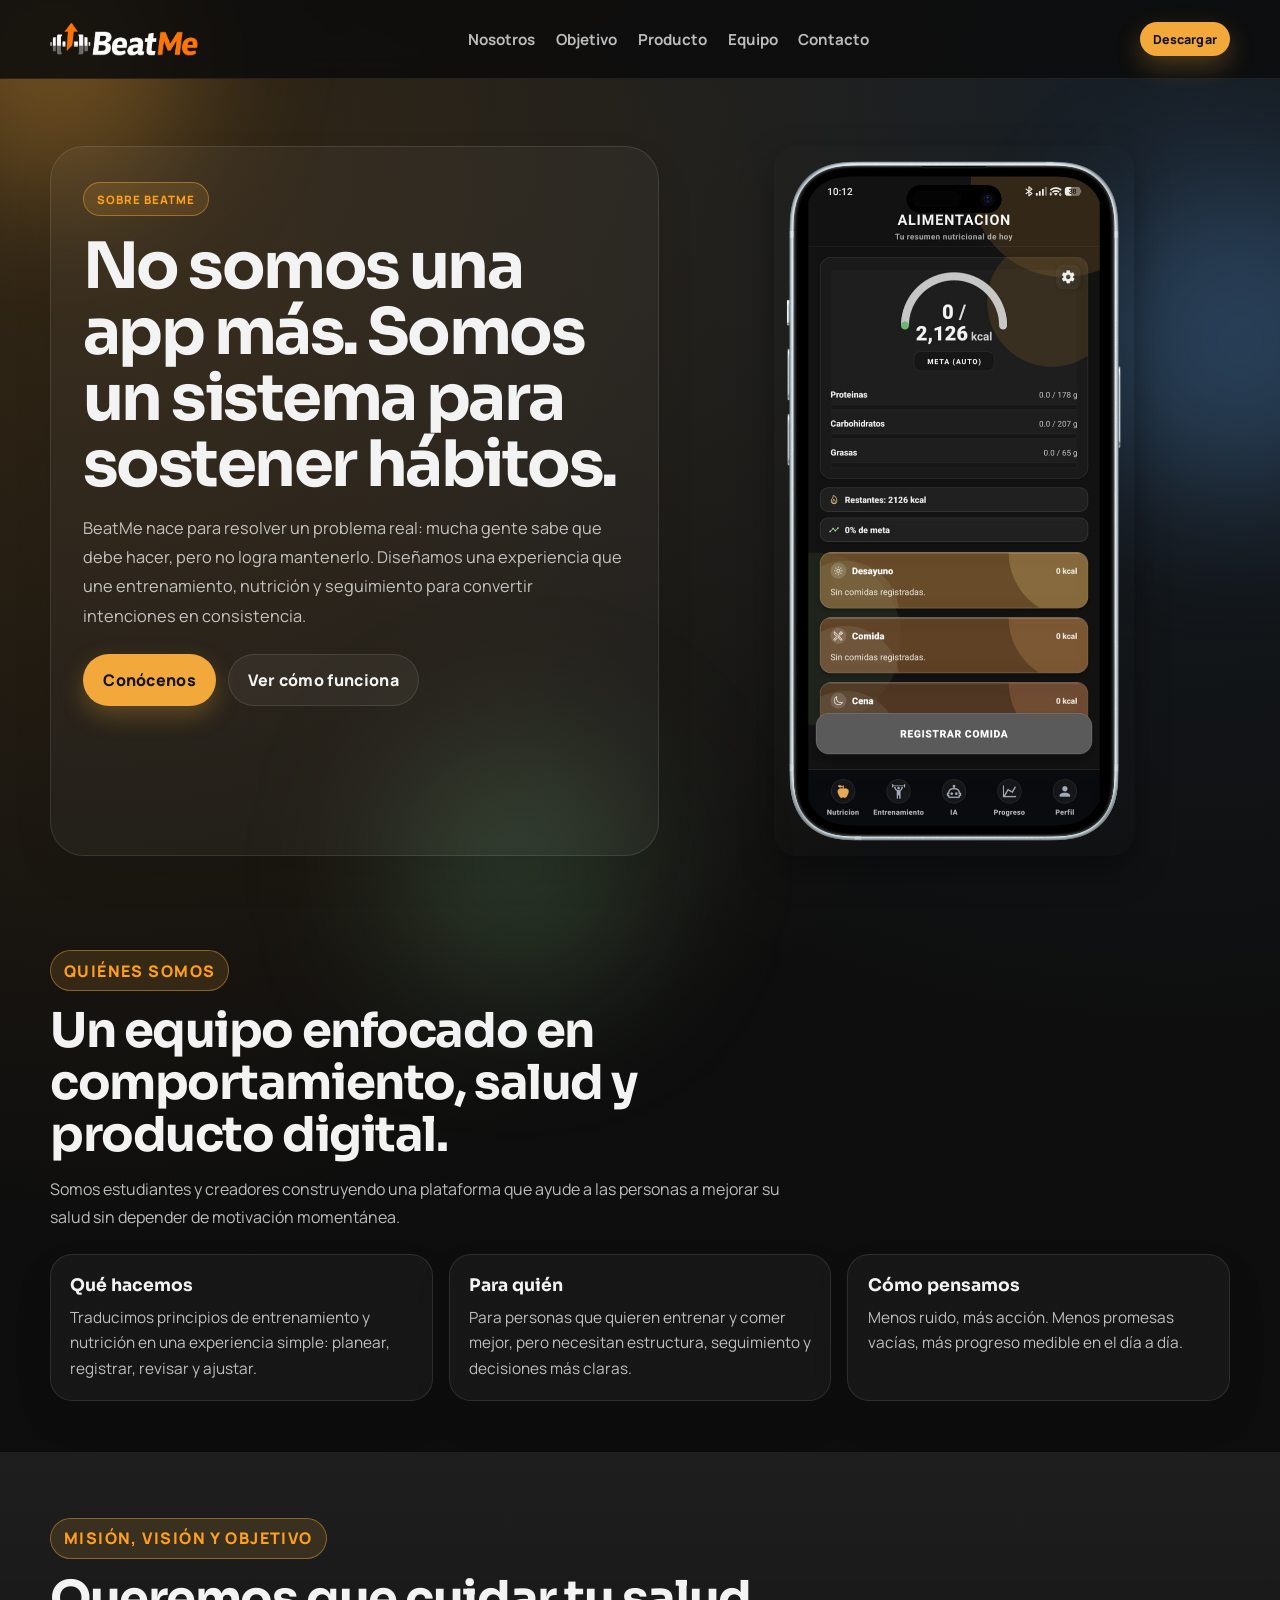
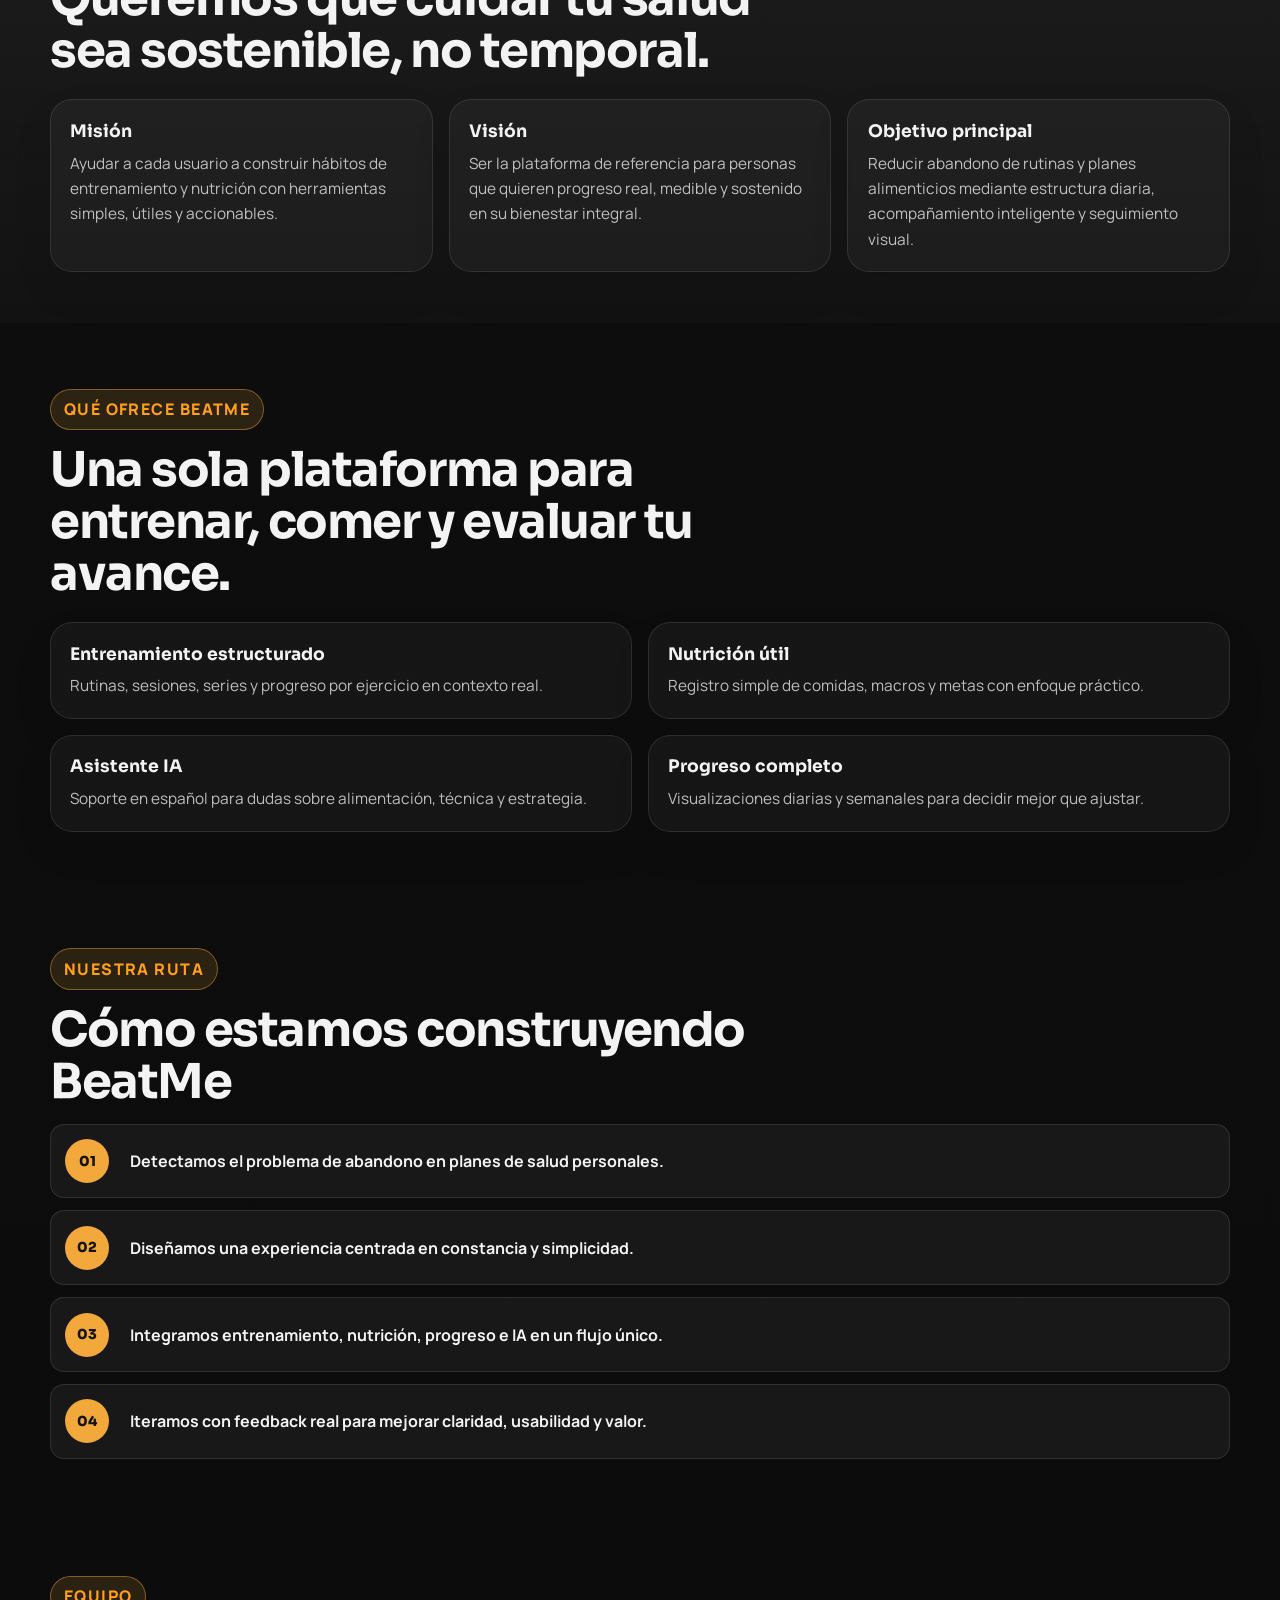
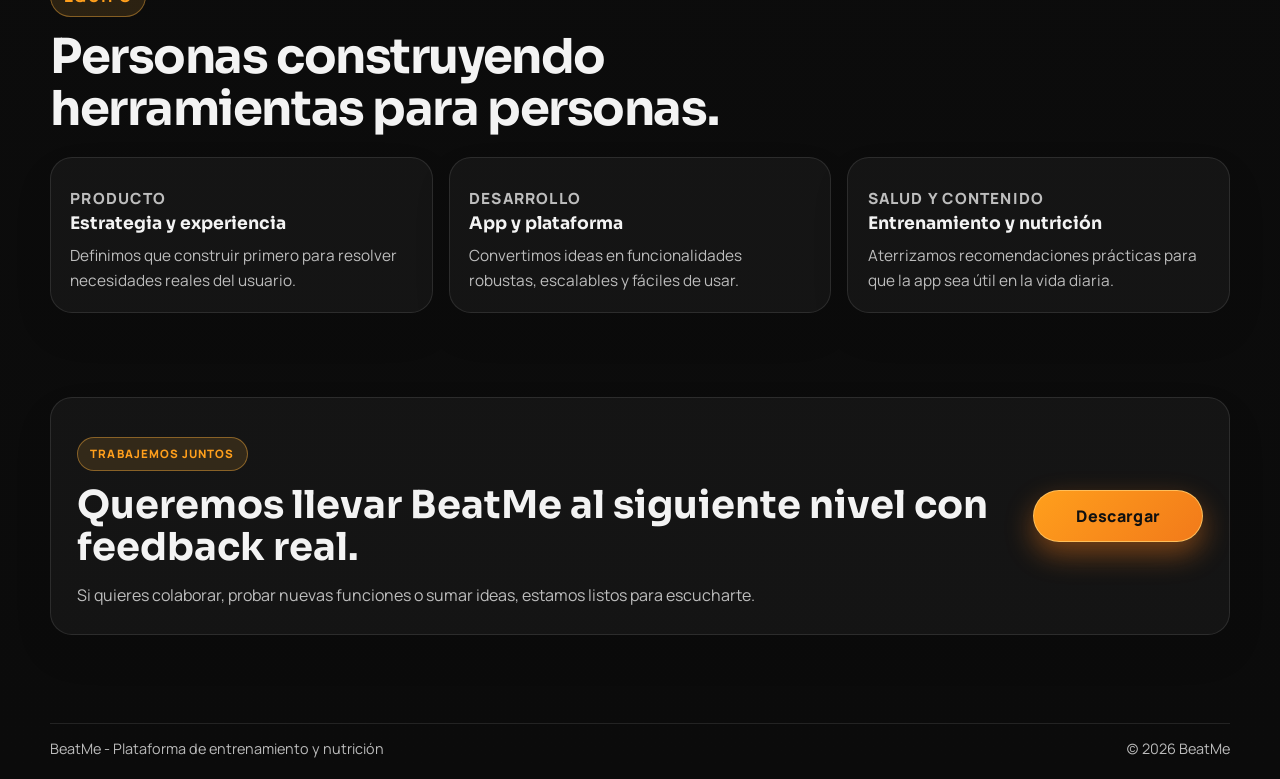
<file: index.html>
<!doctype html>
<html lang="es">

<head>
  <meta charset="UTF-8" />
  <meta name="viewport" content="width=device-width, initial-scale=1.0" />
  <title>BeatMe | Somos una plataforma para construir constancia</title>
  <meta name="description"
    content="Conoce BeatMe: quiénes somos, por qué existimos, cuál es nuestro objetivo y cómo ayudamos a las personas a construir hábitos de entrenamiento y nutrición." />
  <link rel="preconnect" href="https://fonts.googleapis.com" />
  <link rel="preconnect" href="https://fonts.gstatic.com" crossorigin />
  <link
    href="https://fonts.googleapis.com/css2?family=Manrope:wght@400;500;600;700;800&family=Sora:wght@500;700;800&display=swap"
    rel="stylesheet" />
  <link rel="stylesheet" href="./styles.css" />
</head>

<body>
  <div class="bg-shape shape-a" aria-hidden="true"></div>
  <div class="bg-shape shape-b" aria-hidden="true"></div>
  <div class="bg-shape shape-c" aria-hidden="true"></div>

  <header class="site-header">
    <div class="container nav">
      <a href="#inicio" class="brand" aria-label="Ir al inicio">
        <img src="./logo.png" alt="BeatMe" class="brand-logo" />
      </a>

      <nav class="nav-links" aria-label="Navegación principal">
        <a href="#nosotros">Nosotros</a>
        <a href="#objetivo">Objetivo</a>
        <a href="#producto">Producto</a>
        <a href="#equipo">Equipo</a>
        <a href="#contacto">Contacto</a>
      </nav>

      <a href="https://drive.google.com/drive/folders/1-KCzmcYZMnvmwkL-e8w81SogEE97OgYb?hl=es" target="_blank"
        class="btn btn-primary btn-sm nav-cta">Descargar
      </a>
    </div>
  </header>

  <main id="inicio">
    <section class="hero">
      <div class="container hero-grid">
        <div class="hero-copy reveal">
          <p class="eyebrow">SOBRE BEATME</p>
          <h1>No somos una app más. Somos un sistema para sostener hábitos.</h1>
          <p class="hero-text">
            BeatMe nace para resolver un problema real: mucha gente sabe que debe
            hacer, pero no logra mantenerlo. Diseñamos una experiencia que une
            entrenamiento, nutrición y seguimiento para convertir intenciones en
            consistencia.
          </p>
          <div class="hero-actions">
            <a href="#nosotros" class="btn btn-primary">Conócenos</a>
            <a href="#producto" class="btn btn-secondary">Ver cómo funciona</a>
          </div>
        </div>

        <article class="hero-image-card reveal" aria-label="Imagen destacada">
          <img src="./1.png" alt="Comida saludable representando el enfoque de BeatMe" class="hero-image" />
        </article>
      </div>
    </section>

    <section id="nosotros" class="section">
      <div class="container">
        <div class="section-head reveal">
          <p class="section-tag">QUIÉNES SOMOS</p>
          <h2>Un equipo enfocado en comportamiento, salud y producto digital.</h2>
          <p>
            Somos estudiantes y creadores construyendo una plataforma que ayude
            a las personas a mejorar su salud sin depender de motivación
            momentánea.
          </p>
        </div>

        <div class="who-grid">
          <article class="panel reveal">
            <h3>Qué hacemos</h3>
            <p>
              Traducimos principios de entrenamiento y nutrición en una
              experiencia simple: planear, registrar, revisar y ajustar.
            </p>
          </article>
          <article class="panel reveal">
            <h3>Para quién</h3>
            <p>
              Para personas que quieren entrenar y comer mejor, pero necesitan
              estructura, seguimiento y decisiones más claras.
            </p>
          </article>
          <article class="panel reveal">
            <h3>Cómo pensamos</h3>
            <p>
              Menos ruido, más acción. Menos promesas vacías, más progreso medible
              en el día a día.
            </p>
          </article>
        </div>
      </div>
    </section>

    <section id="objetivo" class="section section-accent">
      <div class="container">
        <div class="section-head reveal">
          <p class="section-tag">MISIÓN, VISIÓN Y OBJETIVO</p>
          <h2>Queremos que cuidar tu salud sea sostenible, no temporal.</h2>
        </div>

        <div class="mvo-grid">
          <article class="mvo-card reveal">
            <h3>Misión</h3>
            <p>
              Ayudar a cada usuario a construir hábitos de entrenamiento y
              nutrición con herramientas simples, útiles y accionables.
            </p>
          </article>
          <article class="mvo-card reveal">
            <h3>Visión</h3>
            <p>
              Ser la plataforma de referencia para personas que quieren progreso
              real, medible y sostenido en su bienestar integral.
            </p>
          </article>
          <article class="mvo-card reveal">
            <h3>Objetivo principal</h3>
            <p>
              Reducir abandono de rutinas y planes alimenticios mediante
              estructura diaria, acompañamiento inteligente y seguimiento visual.
            </p>
          </article>
        </div>
      </div>
    </section>

    <section id="producto" class="section">
      <div class="container">
        <div class="section-head reveal">
          <p class="section-tag">QUÉ OFRECE BEATME</p>
          <h2>Una sola plataforma para entrenar, comer y evaluar tu avance.</h2>
        </div>

        <div class="feature-grid">
          <article class="feature-card reveal">
            <h3>Entrenamiento estructurado</h3>
            <p>Rutinas, sesiones, series y progreso por ejercicio en contexto real.</p>
          </article>
          <article class="feature-card reveal">
            <h3>Nutrición útil</h3>
            <p>Registro simple de comidas, macros y metas con enfoque práctico.</p>
          </article>
          <article class="feature-card reveal">
            <h3>Asistente IA</h3>
            <p>
              Soporte en español para dudas sobre alimentación, técnica y
              estrategia.
            </p>
          </article>
          <article class="feature-card reveal">
            <h3>Progreso completo</h3>
            <p>Visualizaciones diarias y semanales para decidir mejor que ajustar.</p>
          </article>
        </div>
      </div>
    </section>

    <section class="section timeline-section">
      <div class="container">
        <div class="section-head reveal">
          <p class="section-tag">NUESTRA RUTA</p>
          <h2>Cómo estamos construyendo BeatMe</h2>
        </div>

        <ol class="timeline">
          <li class="reveal">
            <span>01</span>
            <p>Detectamos el problema de abandono en planes de salud personales.</p>
          </li>
          <li class="reveal">
            <span>02</span>
            <p>Diseñamos una experiencia centrada en constancia y simplicidad.</p>
          </li>
          <li class="reveal">
            <span>03</span>
            <p>Integramos entrenamiento, nutrición, progreso e IA en un flujo único.</p>
          </li>
          <li class="reveal">
            <span>04</span>
            <p>Iteramos con feedback real para mejorar claridad, usabilidad y valor.</p>
          </li>
        </ol>
      </div>
    </section>

    <section id="equipo" class="section">
      <div class="container">
        <div class="section-head reveal">
          <p class="section-tag">EQUIPO</p>
          <h2>Personas construyendo herramientas para personas.</h2>
        </div>

        <div class="team-grid">
          <article class="team-card reveal">
            <p class="role">Producto</p>
            <h3>Estrategia y experiencia</h3>
            <p>
              Definimos que construir primero para resolver necesidades reales del
              usuario.
            </p>
          </article>
          <article class="team-card reveal">
            <p class="role">Desarrollo</p>
            <h3>App y plataforma</h3>
            <p>
              Convertimos ideas en funcionalidades robustas, escalables y fáciles
              de usar.
            </p>
          </article>
          <article class="team-card reveal">
            <p class="role">Salud y contenido</p>
            <h3>Entrenamiento y nutrición</h3>
            <p>
              Aterrizamos recomendaciones prácticas para que la app sea útil en la
              vida diaria.
            </p>
          </article>
        </div>
      </div>
    </section>

    <section id="contacto" class="section cta-section reveal">
      <div class="container cta-box">
        <div>
          <p class="section-tag">TRABAJEMOS JUNTOS</p>
          <h2>Queremos llevar BeatMe al siguiente nivel con feedback real.</h2>
          <p>
            Si quieres colaborar, probar nuevas funciones o sumar ideas, estamos
            listos para escucharte.
          </p>
        </div>

        <div class="cta-actions">
          <a href="https://drive.google.com/drive/folders/1-KCzmcYZMnvmwkL-e8w81SogEE97OgYb?hl=es" target="_blank"
            class="btn btn-secondary">Descargar</a>
        </div>
      </div>
    </section>
  </main>

  <footer class="site-footer">
    <div class="container footer-row">
      <p>BeatMe - Plataforma de entrenamiento y nutrición</p>
      <p id="year"></p>
    </div>
  </footer>

  <script src="./script.js"></script>
</body>

</html>
</file>
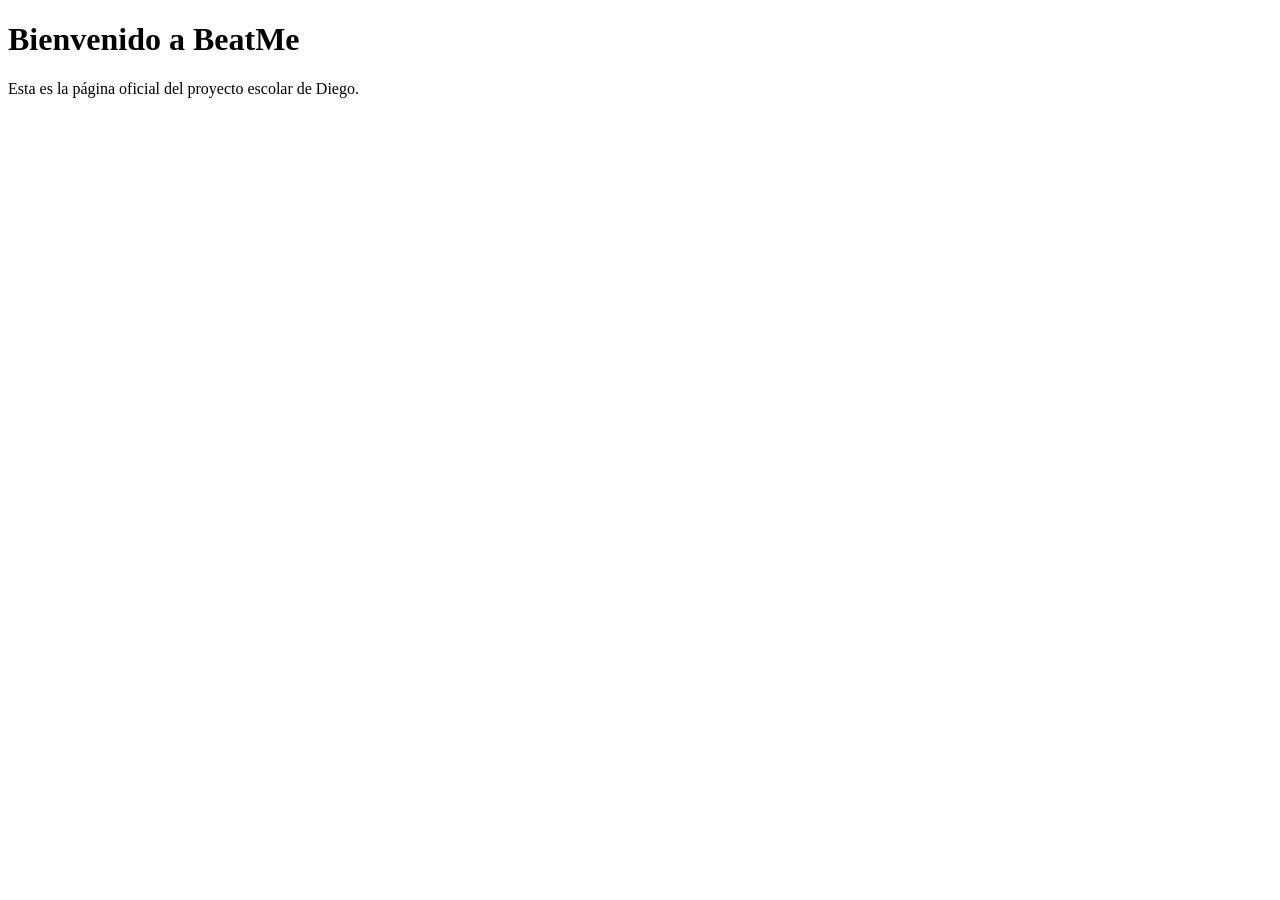
<file: docs/index.html>
<!DOCTYPE html>
<html>
<head>
    <title>BeatMe - Proyecto Escolar</title>
</head>
<body>
    <h1>Bienvenido a BeatMe</h1>
    <p>Esta es la página oficial del proyecto escolar de Diego.</p>
</body>
</html>
</file>
<file: styles.css>
:root {
  --bg: #0e0e0e;
  --bg-soft: #151515;
  --ink: #f3f3f3;
  --ink-soft: rgba(255, 255, 255, 0.72);
  --panel: rgba(255, 255, 255, 0.04);
  --line: rgba(255, 255, 255, 0.1);
  --accent: #f2a83b;
  --accent-ink: #141414;
  --accent-blue: #64b0ff;
  --accent-green: #74b27f;
  --radius-lg: 34px;
  --radius-md: 22px;
  --radius-sm: 14px;
  --shadow-soft: 0 18px 40px rgba(0, 0, 0, 0.08);
  --max: 1180px;
}

* {
  box-sizing: border-box;
}

html {
  scroll-behavior: smooth;
}

html,
body {
  margin: 0;
  padding: 0;
  min-height: 100%;
}

body {
  font-family: Manrope, "Segoe UI", sans-serif;
  color: var(--ink);
  background:
    radial-gradient(circle at 8% 5%, rgba(242, 168, 59, 0.16), transparent 26%),
    radial-gradient(circle at 92% 2%, rgba(100, 176, 255, 0.1), transparent 24%),
    linear-gradient(180deg, #0f0f0f 0%, #0d0d0d 45%, #0b0b0b 100%);
  overflow-x: hidden;
  position: relative;
}

a {
  color: inherit;
  text-decoration: none;
}

img {
  display: block;
  max-width: 100%;
}

.bg-shape {
  position: fixed;
  border-radius: 999px;
  filter: blur(70px);
  pointer-events: none;
  z-index: 0;
}

.shape-a {
  width: 280px;
  height: 280px;
  top: -90px;
  left: -90px;
  background: rgba(242, 168, 59, 0.32);
}

.shape-b {
  width: 320px;
  height: 320px;
  right: -120px;
  top: 180px;
  background: rgba(100, 176, 255, 0.25);
}

.shape-c {
  width: 270px;
  height: 270px;
  bottom: -100px;
  left: 30%;
  background: rgba(116, 178, 127, 0.22);
}

.container {
  width: min(var(--max), calc(100% - 2rem));
  margin: 0 auto;
  position: relative;
  z-index: 2;
}

.site-header {
  position: sticky;
  top: 0;
  z-index: 40;
  backdrop-filter: blur(10px);
  background: rgba(12, 12, 12, 0.86);
  border-bottom: 1px solid rgba(255, 255, 255, 0.08);
}

.nav {
  min-height: 78px;
  display: grid;
  grid-template-columns: auto 1fr auto;
  align-items: center;
  gap: 1rem;
}

.brand {
  display: inline-flex;
  align-items: center;
  justify-self: start;
}

.brand-logo {
  width: clamp(148px, 9vw, 164px);
}

.nav-links {
  display: flex;
  align-items: center;
  gap: 1.3rem;
  justify-self: center;
}

.nav-links a {
  color: var(--ink-soft);
  font-size: 0.95rem;
  font-weight: 700;
  transition: color 0.2s ease;
}

.nav-links a:hover {
  color: var(--ink);
}

.btn {
  min-height: 48px;
  padding: 0.86rem 1.2rem;
  border-radius: 999px;
  display: inline-flex;
  align-items: center;
  justify-content: center;
  border: 1px solid transparent;
  font-weight: 800;
  letter-spacing: 0.02em;
  transition: transform 0.2s ease, box-shadow 0.2s ease, border-color 0.2s ease;
}

.btn:hover {
  transform: translateY(-2px);
}

.btn-primary {
  background: var(--accent);
  color: var(--accent-ink);
  box-shadow: 0 10px 24px rgba(242, 168, 59, 0.28);
}

.btn-secondary {
  background: rgba(255, 255, 255, 0.05);
  color: var(--ink);
  border-color: var(--line);
}

.btn-sm {
  min-height: 36px;
  padding: 0.5rem 0.8rem;
  font-size: 0.8rem;
}

.nav-cta {
  min-height: 34px;
  padding: 0.42rem 0.76rem;
  font-size: 0.78rem;
  letter-spacing: 0.01em;
  white-space: nowrap;
  justify-self: end;
  margin-left: 0;
}

.hero {
  padding: 4.2rem 0 1.8rem;
}

.hero-grid {
  display: grid;
  grid-template-columns: 1.05fr 0.95fr;
  gap: 1.2rem;
  align-items: stretch;
}

.hero-copy {
  border: 1px solid var(--line);
  background: var(--panel);
  border-radius: var(--radius-lg);
  box-shadow: var(--shadow-soft);
}

.hero-copy {
  padding: 2.2rem 2rem;
}

.eyebrow,
.section-tag {
  margin: 0;
  display: inline-flex;
  align-items: center;
  min-height: 34px;
  padding: 0.35rem 0.8rem;
  border-radius: 999px;
  border: 1px solid rgba(242, 168, 59, 0.45);
  background: rgba(242, 168, 59, 0.14);
  color: #ff9f1c !important;
  font-size: 0.72rem;
  font-weight: 800;
  letter-spacing: 0.09em;
  text-transform: uppercase;
}

h1,
h2,
h3 {
  margin: 0;
  font-family: Sora, "Segoe UI", sans-serif;
}

.hero-copy h1 {
  margin-top: 1.1rem;
  font-size: clamp(2.2rem, 5vw, 4.3rem);
  line-height: 1.03;
  letter-spacing: -0.04em;
  max-width: 12ch;
}

.hero-text {
  margin: 1rem 0 0;
  color: var(--ink-soft);
  line-height: 1.8;
  max-width: 54ch;
  font-size: 1.02rem;
}

.hero-actions {
  margin-top: 1.45rem;
  display: flex;
  flex-wrap: wrap;
  gap: 0.75rem;
}

.hero-image-card {
  display: flex;
  align-items: center;
  justify-content: center;
  padding: 0;
  min-height: 0;
  background: transparent !important;
  border: 0 !important;
  box-shadow: none !important;
}

.hero-image {
  width: min(100%, 360px);
  height: auto;
  min-height: 0;
  object-fit: cover;
  border-radius: var(--radius-md);
  box-shadow: 0 14px 34px rgba(0, 0, 0, 0.35);
}

.section {
  padding: 3.2rem 0;
}

.section-head {
  max-width: 760px;
}

.section-head h2 {
  margin-top: 0.9rem;
  font-size: clamp(1.75rem, 4.2vw, 3rem);
  line-height: 1.08;
  letter-spacing: -0.03em;
}

.section-head p {
  margin: 0.9rem 0 0;
  color: var(--ink-soft);
  line-height: 1.75;
  font-size: 1rem;
}

.who-grid,
.mvo-grid,
.feature-grid,
.team-grid {
  margin-top: 1.4rem;
  display: grid;
  gap: 1rem;
}

.who-grid {
  grid-template-columns: repeat(3, minmax(0, 1fr));
}

.mvo-grid {
  grid-template-columns: repeat(3, minmax(0, 1fr));
}

.feature-grid {
  grid-template-columns: repeat(2, minmax(0, 1fr));
}

.team-grid {
  grid-template-columns: repeat(3, minmax(0, 1fr));
}

.panel,
.mvo-card,
.feature-card,
.team-card,
.cta-box {
  border: 1px solid var(--line);
  border-radius: var(--radius-md);
  background: var(--panel);
  box-shadow: var(--shadow-soft);
  transition: transform 0.2s ease, border-color 0.2s ease, background 0.2s ease;
}

.panel,
.mvo-card,
.feature-card,
.team-card {
  padding: 1.2rem;
}

.panel:hover,
.mvo-card:hover,
.feature-card:hover,
.team-card:hover {
  transform: translateY(-3px);
  border-color: rgba(255, 255, 255, 0.2);
  background: rgba(255, 255, 255, 0.07);
}

.panel h3,
.mvo-card h3,
.feature-card h3,
.team-card h3 {
  font-size: 1.08rem;
}

.panel p,
.mvo-card p,
.feature-card p,
.team-card p {
  margin: 0.56rem 0 0;
  color: var(--ink-soft);
  line-height: 1.65;
  font-size: 0.96rem;
}

.section-accent {
  background:
    linear-gradient(180deg, rgba(255, 255, 255, 0.07), rgba(255, 255, 255, 0.02)),
    transparent;
}

.timeline-section .section-head {
  margin-bottom: 1rem;
}

.timeline {
  margin: 0;
  padding: 0;
  list-style: none;
  display: grid;
  gap: 0.75rem;
}

.timeline li {
  display: grid;
  grid-template-columns: 52px 1fr;
  align-items: center;
  gap: 0.8rem;
  padding: 0.9rem;
  border-radius: var(--radius-sm);
  border: 1px solid var(--line);
  background: rgba(255, 255, 255, 0.05);
}

.timeline span {
  width: 44px;
  height: 44px;
  border-radius: 50%;
  display: grid;
  place-items: center;
  background: var(--accent);
  color: var(--accent-ink);
  font-size: 0.86rem;
  font-family: Sora, "Segoe UI", sans-serif;
  font-weight: 800;
}

.timeline p {
  margin: 0;
  color: var(--ink);
  font-weight: 700;
  line-height: 1.5;
}

.role {
  margin: 0;
  color: #ffd79f;
  font-size: 0.76rem;
  font-weight: 900;
  letter-spacing: 0.08em;
  text-transform: uppercase;
}

.cta-section {
  padding-top: 2rem;
}

.cta-box {
  padding: 1.6rem;
  display: grid;
  grid-template-columns: minmax(0, 1fr) auto;
  align-items: center;
  gap: 1.4rem;
}

.cta-box h2 {
  margin-top: 0.8rem;
  font-size: clamp(1.6rem, 3.6vw, 2.4rem);
  line-height: 1.1;
}

.cta-box p {
  margin: 0.85rem 0 0;
  color: var(--ink-soft);
  line-height: 1.7;
}

.cta-actions {
  display: flex;
  flex-wrap: wrap;
  gap: 0.7rem;
  justify-content: flex-end;
}

.cta-actions .btn {
  white-space: nowrap;
  min-width: 170px;
}

.cta-actions .btn.btn-secondary {
  background: linear-gradient(135deg, #ff9f1c, #f27a1a);
  color: #101010;
  border-color: rgba(255, 193, 94, 0.95);
  box-shadow: 0 12px 28px rgba(242, 122, 26, 0.45);
}

.cta-actions .btn.btn-secondary:hover {
  box-shadow: 0 16px 34px rgba(242, 122, 26, 0.55);
}

.site-footer {
  padding: 2.3rem 0 1.3rem;
}

.footer-row {
  border-top: 1px solid var(--line);
  padding-top: 0.9rem;
  display: flex;
  justify-content: space-between;
  gap: 1rem;
}

.footer-row p {
  margin: 0;
  color: var(--ink-soft);
  font-size: 0.9rem;
}

.reveal {
  opacity: 0;
  transform: translateY(20px);
  transition: opacity 0.6s ease, transform 0.6s ease;
}

.reveal.visible {
  opacity: 1;
  transform: translateY(0);
}

@media (max-width: 1100px) {
  .hero-grid,
  .who-grid,
  .mvo-grid,
  .team-grid,
  .feature-grid {
    grid-template-columns: 1fr 1fr;
  }

  .cta-box {
    grid-template-columns: 1fr;
    align-items: flex-start;
  }
}

@media (max-width: 820px) {
  .nav-links {
    display: none;
  }

  .nav {
    grid-template-columns: auto 1fr auto;
  }

  .hero-grid,
  .who-grid,
  .mvo-grid,
  .team-grid,
  .feature-grid {
    grid-template-columns: 1fr;
  }

  .hero-actions,
  .cta-actions {
    width: 100%;
    flex-direction: column;
  }

  .hero-actions .btn,
  .hero-actions .btn-sm,
  .cta-actions .btn,
  .cta-actions .btn-sm {
    width: 100%;
  }
}

@media (max-width: 640px) {
  .container {
    width: min(var(--max), calc(100% - 1.1rem));
  }

  .site-header .container {
    width: min(var(--max), calc(100% - 1rem));
  }

  .nav {
    min-height: 70px;
  }

  .brand-logo {
    width: 148px;
  }

  .hero {
    padding-top: 3rem;
  }

  .hero-copy {
    padding: 1.3rem;
    border-radius: 20px;
  }

  .hero-image-card {
    min-height: 0;
  }

  .hero-image {
    width: min(82vw, 300px);
    min-height: 0;
  }

  .section {
    padding: 2.4rem 0;
  }

  .timeline li {
    grid-template-columns: 44px 1fr;
    padding: 0.8rem;
  }

  .timeline span {
    width: 38px;
    height: 38px;
    font-size: 0.8rem;
  }

  .footer-row {
    flex-direction: column;
  }
}
</file>
